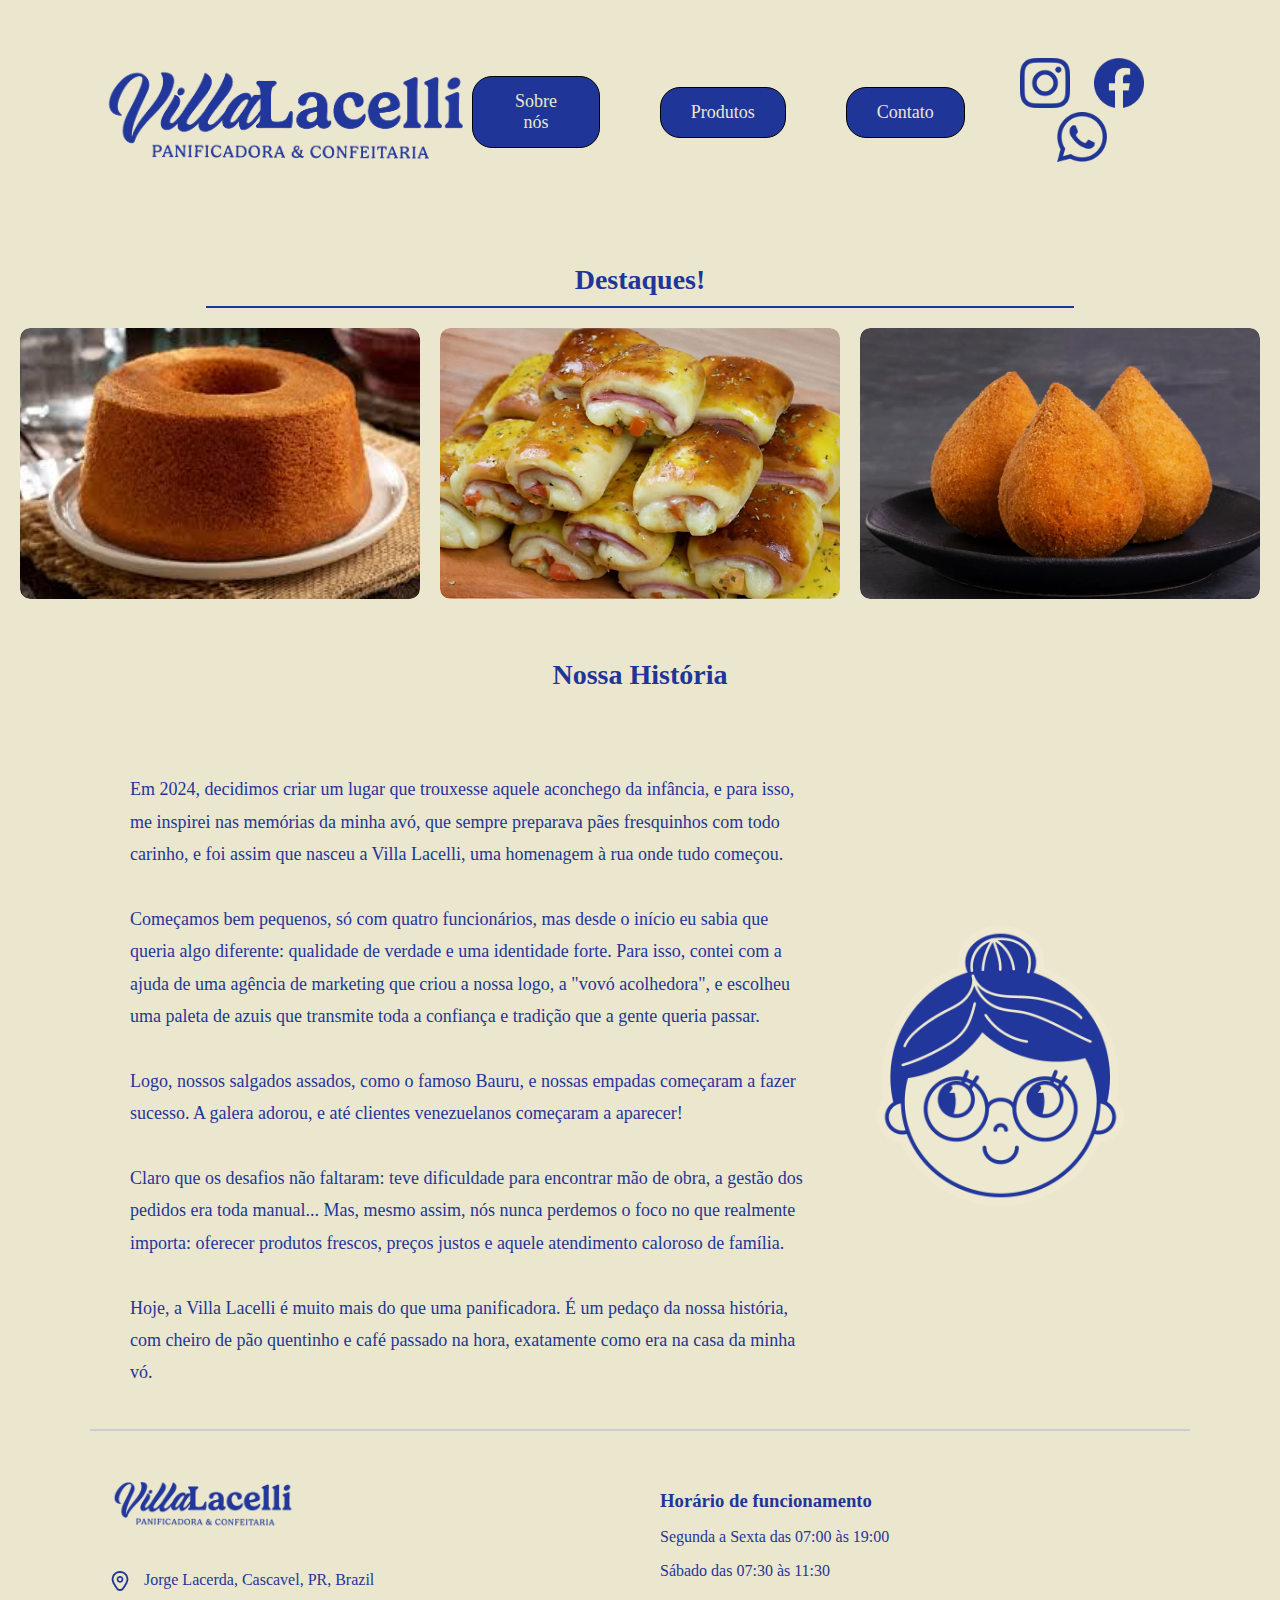
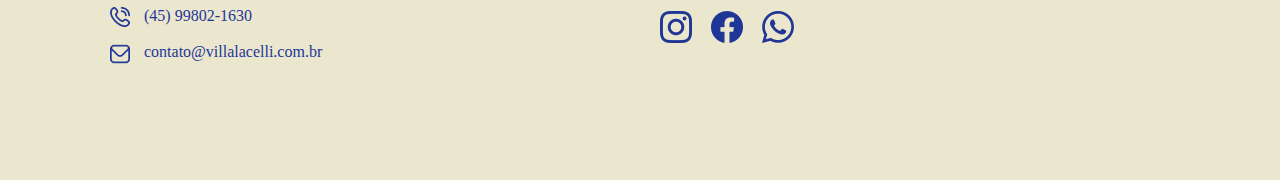
<file: index.html>
<!-- GRUPO 8 - ARTHUR PALUDO, MARCOS ENGELMANN, IGOR THOMAS, MAURO LEITE -->

<!DOCTYPE html>
<html lang="pt-BR">

<head>
  <meta charset="UTF-8" />
  <meta name="viewport" content="width=device-width, initial-scale=1.0" />
  <title>Villa Lacelli | Panificadora & Confeitaria</title>
  <link rel="icon" href="img/villa/Vovó.png" />
  <link rel="stylesheet" href="style.css" />
  <script src="script.js" defer></script>
</head>

<body>
    <!-- NAVBAR FIXA DO TOPO -->
  <div class="navbar-topo">
    <div class="navbar">
      <div class="navbar-left">
        <a href="#topo">
          <img src="img/villa/VillaLogoExt.png" alt="Logo Villa Lacelli" class="logo grande" />
        </a>
      </div>
      <div class="navbar-center">
        <a href="#historia"><button class="nav-btn espacada">Sobre nós</button></a>
        <a href="produtos.html"><button class="nav-btn espacada">Produtos</button></a>
        <a href="#contato"><button class="nav-btn espacada">Contato</button></a>
      </div>
      <div class="navbar-right">
        <a href="https://www.instagram.com/villalacelli/" target="_blank">
          <img src="img/icons/Instagram.png" class="social-icon grande" />
        </a>
        <a href="https://www.facebook.com/profile.php?id=61563543625007" target="_blank">
          <img src="img/icons/Facebook.png" class="social-icon grande" />
        </a>
        <a href="https://wa.me/554598021630" target="_blank">
          <img src="img/icons/Whatsapp.png" class="social-icon grande" />
        </a>
      </div>

      <!-- Corrigido aqui: era menu-mobile-scroll, agora é menu-mobile-topo -->
      <div class="menu-toggle toggle-topo">
        <span></span><span></span><span></span>
      </div>
      <div class="menu-mobile menu-mobile-topo">
        <a href="#historia">Sobre nós</a>
        <a href="produtos.html">Produtos</a>
        <a href="#contato">Contato</a>
      </div>
    </div>
  </div>

  <!-- NAVBAR MÓVEL -->
  <div class="navbar-scroll">
    <div class="navbar">
      <div class="navbar-left">
        <a href="#topo">
          <img src="img/villa/VillaLogoExt.png" alt="Logo Villa Lacelli" class="logo" />
        </a>
      </div>
      <div class="navbar-center">
        <a href="#historia"><button class="nav-btn">Sobre nós</button></a>
        <a href="produtos.html"><button class="nav-btn">Produtos</button></a>
        <a href="#contato"><button class="nav-btn">Contato</button></a>
      </div>
      <div class="navbar-right">
        <a href="https://www.instagram.com/villalacelli/" target="_blank">
          <img src="img/icons/Instagram.png" class="social-icon" />
        </a>
        <a href="https://www.facebook.com/profile.php?id=61563543625007" target="_blank">
          <img src="img/icons/Facebook.png" class="social-icon" />
        </a>
        <a href="https://wa.me/554598021630" target="_blank">
          <img src="img/icons/Whatsapp.png" class="social-icon" />
        </a>
      </div>

      <div class="menu-toggle toggle-scroll">
        <span></span><span></span><span></span>
      </div>
      <div class="menu-mobile menu-mobile-scroll">
        <a href="#historia">Sobre nós</a>
        <a href="produtos.html">Produtos</a>
        <a href="#contato">Contato</a>
      </div>
    </div>
  </div>

  <!-- SEÇÃO DE PRODUTOS COM CARROSSEL -->
  <section id="produtos" class="carrossel-section">
    <h2 class="carrossel-titulo">Destaques!</h2>
    <div class="carrossel-linha"></div>
    <div class="carrossel-container">
      <div class="carrossel-wrapper">
        <div class="carrossel" id="carrossel">
          <div class="slide"><img src="img/produtos/BoloFuba.jpg" alt="Produto 1" /></div>
          <div class="slide"><img src="img/produtos/BauruAssado.jpg" alt="Produto 2" /></div>
          <div class="slide"><img src="img/produtos/Coxinha.jpg" alt="Produto 3" /></div>
          <div class="slide"><img src="img/produtos/PaoDeQueijo.jpg" alt="Produto 4" /></div>
        </div>
      </div>
    </div>
  </section>

  <section id="historia" class="historia-section">
    <h2 class="historia-titulo">Nossa História</h2>

    <div class="historia-container">
      <div class="historia-texto">
        Em 2024, decidimos criar um lugar que trouxesse aquele aconchego da infância, e para isso, me inspirei nas memórias da minha avó, que sempre preparava pães fresquinhos com todo carinho, e foi assim que nasceu a Villa Lacelli, uma homenagem à rua onde tudo começou.

        Começamos bem pequenos, só com quatro funcionários, mas desde o início eu sabia que queria algo diferente: qualidade de verdade e uma identidade forte. Para isso, contei com a ajuda de uma agência de marketing que criou a nossa logo, a "vovó acolhedora", e escolheu uma paleta de azuis que transmite toda a confiança e tradição que a gente queria passar.

        Logo, nossos salgados assados, como o famoso Bauru, e nossas empadas começaram a fazer sucesso. A galera adorou, e até clientes venezuelanos começaram a aparecer!

        Claro que os desafios não faltaram: teve dificuldade para encontrar mão de obra, a gestão dos pedidos era toda manual... Mas, mesmo assim, nós nunca perdemos o foco no que realmente importa: oferecer produtos frescos, preços justos e aquele atendimento caloroso de família.

        Hoje, a Villa Lacelli é muito mais do que uma panificadora. É um pedaço da nossa história, com cheiro de pão quentinho e café passado na hora, exatamente como era na casa da minha vó.
      </div>

      <div class="historia-img">
        <img src="img/villa/Vovó.png" alt="Vovó" class="vovo">
      </div>
    </div>
  
  <footer class="footer" id="contato">
  <div class="footer-content">
    <div class="footer-left">
      <img src="img/villa/VillaLogoExt.png" alt="Villa Lacelli Logo" class="footer-logo" />
      <p><img src="img/icons/Localizacao.png" alt="Local" class="footer-icon" /> Jorge Lacerda, Cascavel, PR, Brazil</p>
      <p><img src="img/icons/Telefone.png" alt="Telefone" class="footer-icon" /> (45) 99802-1630</p>
      <p><img src="img/icons/Email.png" alt="Email" class="footer-icon" /> <a href="mailto:contato@villalacelli.com.br">contato@villalacelli.com.br</a></p>
    </div>
    <div class="footer-right">
      <h3>Horário de funcionamento</h3>
      <p>Segunda a Sexta das 07:00 às 19:00</p>
      <p>Sábado das 07:30 às 11:30</p>
      <div class="footer-social">
        <a href="https://www.instagram.com/villalacelli/" target="_blank"><img src="img/icons/Instagram.png" alt="Instagram" /></a>
        <a href="https://www.facebook.com/profile.php?id=61563543625007" target="_blank"><img src="img/icons/Facebook.png" alt="Facebook" /></a>
        <a href="https://wa.me/554598021630" target="_blank"><img src="img/icons/Whatsapp.png" alt="WhatsApp" /></a>
      </div>
    </div>
  </div>
</footer>
  
</body>

</html>
</file>
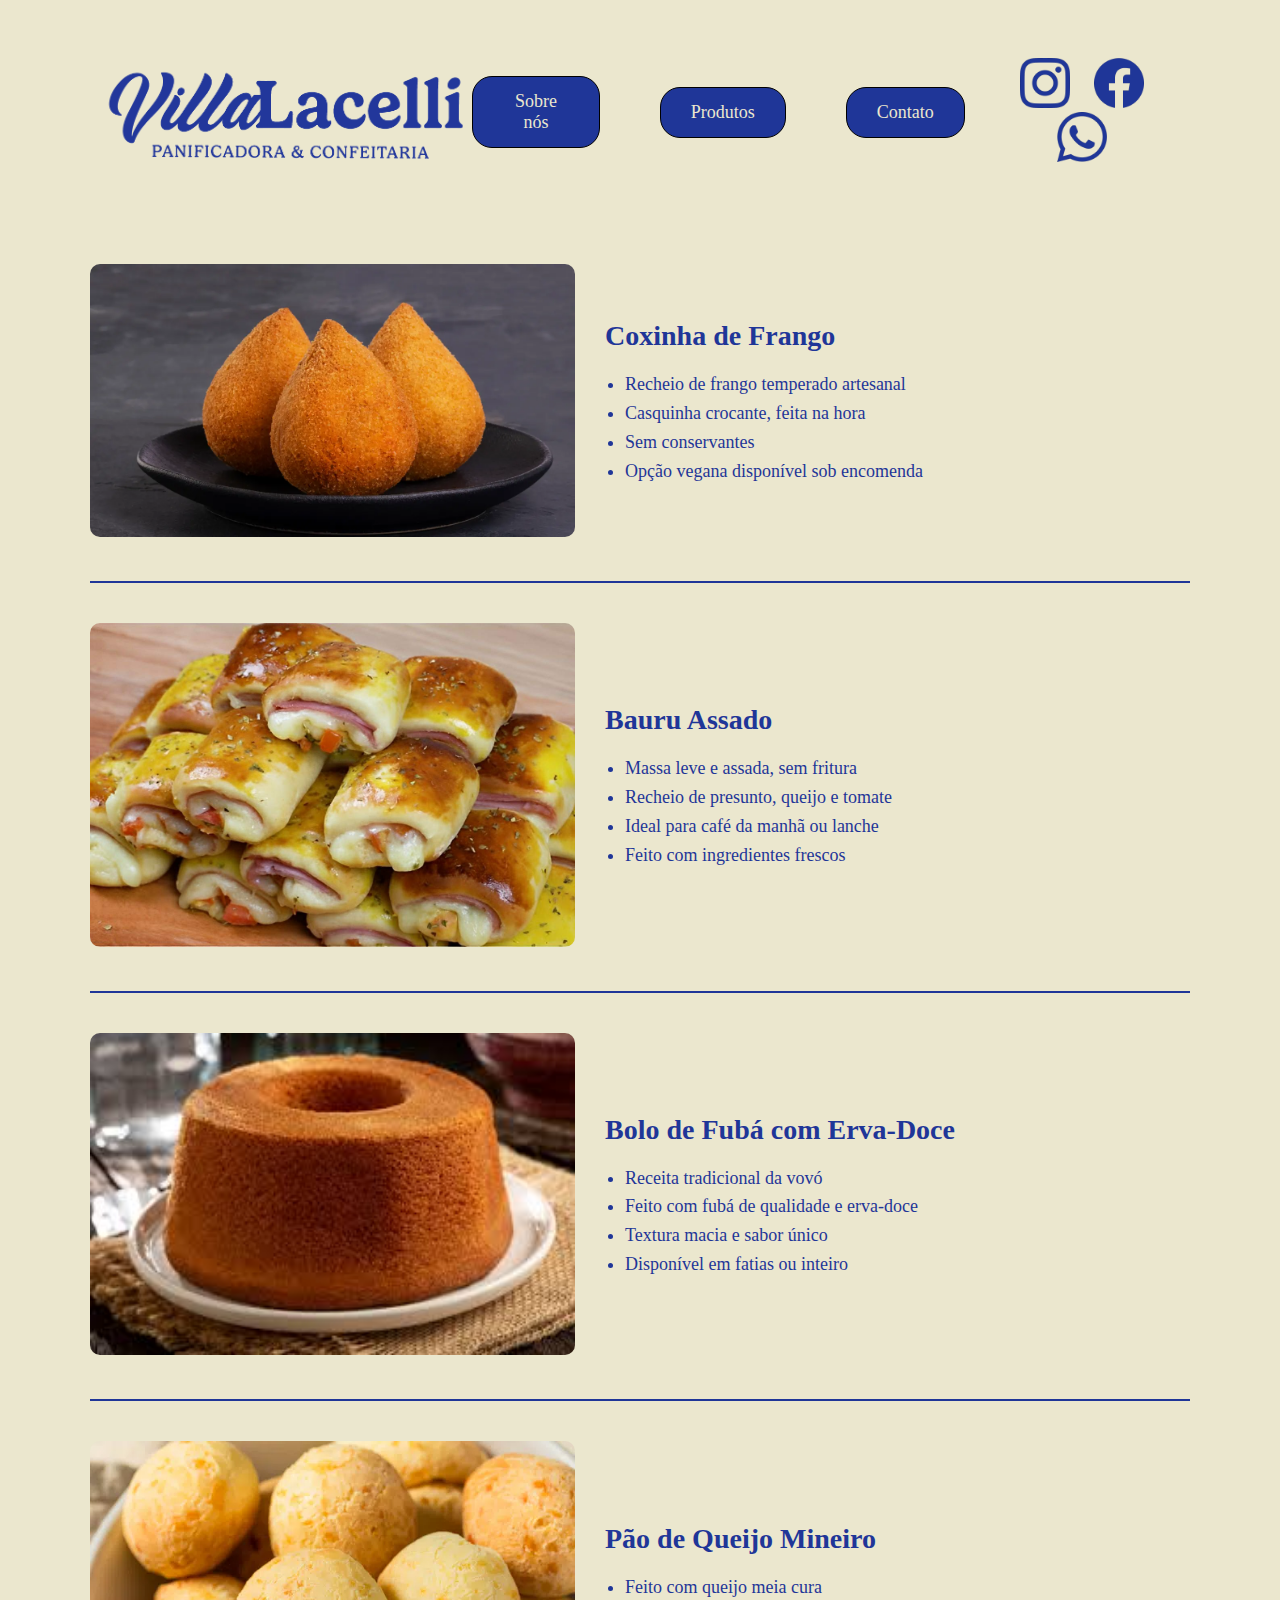
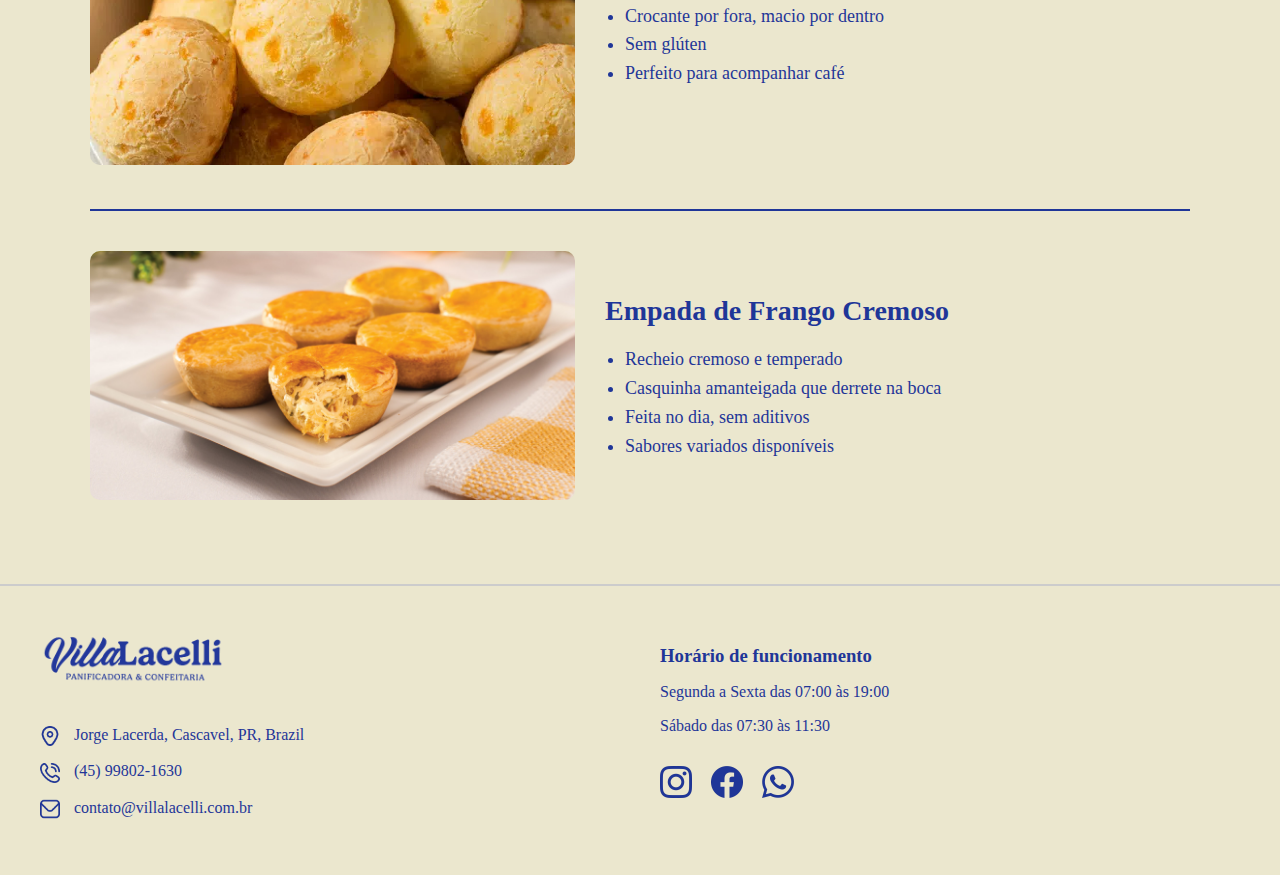
<file: produtos.html>
<!-- GRUPO 8 - ARTHUR PALUDO, MARCOS ENGELMANN, IGOR THOMAS, MAURO LEITE -->

<!DOCTYPE html>
<html lang="pt-BR">
<head>
  <meta charset="UTF-8" />
  <meta name="viewport" content="width=device-width, initial-scale=1.0" />
  <title>Produtos | Villa Lacelli</title>
  <link rel="stylesheet" href="style.css" />
  <link rel="icon" href="img/villa/Vovó.png" />
</head>
<body>

  <!-- NAVBAR TOPO (cópia da sua atual) -->
  <div class="navbar-topo">
    <div class="navbar">
      <div class="navbar-left">
        <a href="index.html">
          <img src="img/villa/VillaLogoExt.png" alt="Logo Villa Lacelli" class="logo grande" />
        </a>
      </div>
      <div class="navbar-center">
        <a href="index.html#historia"><button class="nav-btn espacada">Sobre nós</button></a>
        <a href="produtos.html"><button class="nav-btn espacada">Produtos</button></a>
        <a href="#contato"><button class="nav-btn espacada">Contato</button></a>
        </div>
      <div class="navbar-right">
        <a href="https://www.instagram.com/villalacelli/" target="_blank">
          <img src="img/icons/Instagram.png" class="social-icon grande" />
        </a>
        <a href="https://www.facebook.com/profile.php?id=61563543625007" target="_blank">
          <img src="img/icons/Facebook.png" class="social-icon grande" />
        </a>
        <a href="https://wa.me/554598021630" target="_blank">
          <img src="img/icons/Whatsapp.png" class="social-icon grande" />
        </a>
      </div>
      <div class="menu-toggle toggle-topo">
        <span></span><span></span><span></span>
      </div>
      <div class="menu-mobile menu-mobile-topo">
        <a href="index.html#quemSomos">Sobre nós</a>
        <a href="produtos.html">Produtos</a>
        <a href="index.html#contatos">Contato</a>
      </div>
    </div>
  </div>

  <!-- PRODUTOS -->
  <main class="produto-detalhe">

    <!-- Produto 1 -->
    <div class="produto-container">
      <div class="produto-imagem">
        <img src="img/produtos/Coxinha.jpg" alt="Coxinha" />
      </div>
      <div class="produto-info">
        <h1 class="produto-titulo">Coxinha de Frango</h1>
        <ul class="produto-caracteristicas">
          <li>Recheio de frango temperado artesanal</li>
          <li>Casquinha crocante, feita na hora</li>
          <li>Sem conservantes</li>
          <li>Opção vegana disponível sob encomenda</li>
        </ul>
      </div>
    </div>
    <div class="separador"></div>

    <!-- Produto 2 -->
    <div class="produto-container">
      <div class="produto-imagem">
        <img src="img/produtos/BauruAssado.jpg" alt="Bauru Assado" />
      </div>
      <div class="produto-info">
        <h1 class="produto-titulo">Bauru Assado</h1>
        <ul class="produto-caracteristicas">
          <li>Massa leve e assada, sem fritura</li>
          <li>Recheio de presunto, queijo e tomate</li>
          <li>Ideal para café da manhã ou lanche</li>
          <li>Feito com ingredientes frescos</li>
        </ul>
      </div>
    </div>
    <div class="separador"></div>

    <!-- Produto 3 -->
    <div class="produto-container">
      <div class="produto-imagem">
        <img src="img/produtos/BoloFuba.jpg" alt="Bolo de Fubá" />
      </div>
      <div class="produto-info">
        <h1 class="produto-titulo">Bolo de Fubá com Erva-Doce</h1>
        <ul class="produto-caracteristicas">
          <li>Receita tradicional da vovó</li>
          <li>Feito com fubá de qualidade e erva-doce</li>
          <li>Textura macia e sabor único</li>
          <li>Disponível em fatias ou inteiro</li>
        </ul>
      </div>
    </div>
    <div class="separador"></div>

    <!-- Produto 4 -->
    <div class="produto-container">
      <div class="produto-imagem">
        <img src="img/produtos/PaoDeQueijo.jpg" alt="Pão de Queijo" />
      </div>
      <div class="produto-info">
        <h1 class="produto-titulo">Pão de Queijo Mineiro</h1>
        <ul class="produto-caracteristicas">
          <li>Feito com queijo meia cura</li>
          <li>Crocante por fora, macio por dentro</li>
          <li>Sem glúten</li>
          <li>Perfeito para acompanhar café</li>
        </ul>
      </div>
    </div>
    <div class="separador"></div>

    <!-- Produto 5 -->
    <div class="produto-container">
      <div class="produto-imagem">
        <img src="img/produtos/Empada.jpg" alt="Empada" />
      </div>
      <div class="produto-info">
        <h1 class="produto-titulo">Empada de Frango Cremoso</h1>
        <ul class="produto-caracteristicas">
          <li>Recheio cremoso e temperado</li>
          <li>Casquinha amanteigada que derrete na boca</li>
          <li>Feita no dia, sem aditivos</li>
          <li>Sabores variados disponíveis</li>
        </ul>
      </div>
    </div>

  </main>

  <!-- FOOTER -->
  <footer class="footer" id="contato">
    <div class="footer-content">
      <div class="footer-left">
        <img src="img/villa/VillaLogoExt.png" alt="Villa Lacelli Logo" class="footer-logo" />
        <p><img src="img/icons/Localizacao.png" alt="Local" class="footer-icon" /> Jorge Lacerda, Cascavel, PR, Brazil</p>
        <p><img src="img/icons/Telefone.png" alt="Telefone" class="footer-icon" /> (45) 99802-1630</p>
        <p><img src="img/icons/Email.png" alt="Email" class="footer-icon" />
          <a href="mailto:contato@villalacelli.com.br">contato@villalacelli.com.br</a>
        </p>
      </div>
      <div class="footer-right">
        <h3>Horário de funcionamento</h3>
        <p>Segunda a Sexta das 07:00 às 19:00</p>
        <p>Sábado das 07:30 às 11:30</p>
        <div class="footer-social">
          <a href="https://www.instagram.com/villalacelli/" target="_blank"><img src="img/icons/Instagram.png" alt="Instagram" /></a>
          <a href="https://www.facebook.com/profile.php?id=61563543625007" target="_blank"><img src="img/icons/Facebook.png" alt="Facebook" /></a>
          <a href="https://wa.me/554598021630" target="_blank"><img src="img/icons/Whatsapp.png" alt="WhatsApp" /></a>
        </div>
      </div>
    </div>
  </footer>

</body>
</html>
</file>
<file: style.css>
/* GRUPO 8 - ARTHUR PALUDO, MARCOS ENGELMANN, IGOR THOMAS, MAURO LEITE */

/* === ESTILOS GERAIS === */
body {
  background-color: #ebe7ce;
  margin: 0;
  padding: 0;
  font-family: Georgia, serif;
  text-align: center;
  width: 100%;
}

/* === ESTRUTURA GERAL DA NAVBAR === */
.navbar {
  display: flex;
  justify-content: space-between;
  align-items: center;
  padding: 10px 40px;
  background-color: #ebe7ce;
  width: 100%;
  box-sizing: border-box;
}

/* === NAVBAR TOPO === */
.navbar-topo {
  position: relative;
  padding: 40px 60px;
  background-color: #ebe7ce;
  display: flex;
  flex-direction: column;
  align-items: center;
  z-index: 500;
}

.navbar-topo .logo.grande {
  height: 120px;
  transition: transform 0.3s ease;
}

.navbar-topo .navbar-center {
  display: flex;
  gap: 60px;
  align-items: center;
  margin: 10px 0;
}

.navbar-topo .nav-btn.espacada {
  padding: 14px 30px;
  font-size: 18px;
  border-radius: 20px;
}

.navbar-topo .navbar-right .social-icon.grande {
  width: 50px;
  margin-left: 20px;
  transition: transform 0.2s ease;
}

/* === NAVBAR SCROLL === */
.navbar-scroll {
  position: fixed;
  top: 0;
  left: 0;
  width: 100%;
  background-color: #ebe7ce;
  box-shadow: 0 2px 5px rgba(0, 0, 0, 0.1);
  z-index: 1001;
  transform: translateY(-100%);
  opacity: 0;
  transition: all 0.3s ease;
}

.navbar-scroll.active {
  transform: translateY(0);
  opacity: 1;
}

.logo {
  height: 80px;
  cursor: pointer;
}

.navbar-center {
  display: flex;
  gap: 30px;
}

.nav-btn {
  background-color: #1f3698;
  color: #ebe7ce;
  border: 1px solid #000;
  border-radius: 15px;
  padding: 10px 20px;
  font-size: 15px;
  cursor: pointer;
  font-family: Georgia, serif;
  transition: transform 0.2s ease;
}

.nav-btn:hover,
.social-icon:hover,
.logo:hover {
  transform: scale(1.05);
}

.navbar-right .social-icon {
  width: 40px;
  margin-left: 15px;
  cursor: pointer;
}

/* === MENU HAMBURGUER === */
.menu-toggle {
  display: none;
  flex-direction: column;
  justify-content: space-between;
  width: 30px;
  height: 22px;
  cursor: pointer;
  position: absolute;
  top: 50%;
  right: 20px;
  transform: translateY(-50%);
  z-index: 2001;
}

.menu-toggle span {
  height: 4px;
  background: #1f3698;
  border-radius: 2px;
}

/* Garante que menu-mobile só apareça no mobile */
.menu-mobile {
  display: none;
}

/* === MENU MOBILE === */
.menu-mobile {
  display: none;
  flex-direction: column;
  background-color: #ebe7ce;
  position: absolute;
  top: 100%;
  right: 20px;
  box-shadow: 0 2px 5px rgba(0,0,0,0.2);
  z-index: 2000;
}

.menu-mobile a {
  padding: 10px;
  color: #1f3698;
  text-decoration: none;
  font-weight: bold;
}

.menu-mobile a:hover {
  background-color: #1f3698;
  color: #ebe7ce;
  border-radius: 10px;
}

/* === RESPONSIVIDADE === */
@media (max-width: 1060px) {
  .navbar-center,
  .navbar-right {
    display: none !important;
  }

  .menu-toggle {
    display: flex !important;
  }

  /* Garante alinhamento com logo */
  .navbar .menu-toggle {
    position: absolute;
    top: 50%;
    right: 20px;
    transform: translateY(-50%);
  }

  .menu-toggle {
  display: flex !important;
  position: absolute;
  top: 50%;
  right: 20px;
  transform: translateY(-50%);
  z-index: 2001;
}

  .navbar-topo .logo.grande {
  height: 60px;
}

.navbar-scroll .logo {
  height: 50px;
}

  .menu-mobile {
    display: none;
    flex-direction: column;
    position: absolute;
    top: 100%;
    right: 20px;
    background-color: #ebe7ce;
    box-shadow: 0 2px 5px rgba(0,0,0,0.2);
    z-index: 2000;
  }

  .menu-mobile a {
    padding: 10px;
    text-decoration: none;
    font-weight: bold;
    color: #1f3698;
  }

  .menu-mobile a:hover {
    background-color: #1f3698;
    color: #ebe7ce;
    border-radius: 10px;
  }
}

@media (max-width: 480px) {
  .nav-btn,
  .nav-btn.espacada {
    font-size: 14px;
    padding: 8px;
  }

  .logo,
  .logo.grande {
    height: 60px;
  }
}

/* === LINKS E ÍCONES === */
a {
  text-decoration: none;
  color: inherit;
}

a img {
  border: none;
}


/* carrossel */
.carrossel-section {
  margin: 40px 0;
  padding: 0 20px;
}

.carrossel-titulo {
  font-size: 28px;
  margin-bottom: 10px;
  color: #1f3698;
}

.carrossel-linha {
  width: 70%;
  height: 2px;
  background-color: #1f3698;
  margin: 0 auto 20px auto;
}

.carrossel-container {
  position: relative;
  display: flex;
  align-items: center;
  justify-content: center;
  overflow: hidden;
  width: 100%;
  max-width: 100%;
  margin: 0 auto;
}

.carrossel-wrapper {
  overflow: hidden;
  width: 100%;
}

.carrossel {
  display: flex;
  gap: 20px;
  transition: transform 0.5s ease-in-out;
  will-change: transform;
}

.slide {
  flex: 0 0 calc(100% / 3 - 13.34px); /* para 3 slides visíveis com gap */
  height: auto;
  border-radius: 10px;
  overflow: hidden;
}

.slide img {
  width: 100%;
  height: 100%;
  object-fit: cover;
  border-radius: 10px;
}


/* Mobile */
@media (max-width: 768px) {
  .slide {
    flex: 0 0 calc(100% / 2 - 10px);
  }
}

@media (max-width: 480px) {
  .slide {
    flex: 0 0 100%;
  }
}

/* historia */
.historia-section {
  max-width: 1100px;
  margin: 60px auto;
  padding: 0 20px;
}

.historia-titulo {
  font-size: 28px;
  color: #1f3698;
  text-align: center;
  margin-bottom: 10px;
}

.historia-linha {
  width: 70px;
  height: 2px;
  background-color: #1f3698;
  margin: 0 auto 30px auto;
}

.historia-container {
  display: flex;
  justify-content: space-between;
  align-items: center; /* <- isso centraliza a imagem verticalmente */
  gap: 40px;
  padding: 40px;
  max-width: 1200px;
  margin: 0 auto;
}

.historia-texto {
  flex: 1;
  font-size: 18px;
  color: #1f3698;
  text-align: left;
  line-height: 1.8;
  white-space: pre-line;
  min-width: 280px;
}

.historia-img {
  flex: 0 0 300px;
  display: flex;
  justify-content: center;
}

.historia-img img.vovo {
  max-width: 100%;
  height: auto;
  border-radius: 10px;
}

@media (max-width: 768px) {
  .historia-container {
    flex-direction: column;
    align-items: center;
    text-align: center;
  }

  .historia-texto {
    text-align: justify;
  }
}
@media (max-width: 768px) {
  .historia-img img.vovo {
    max-width: 80%;
    max-width: 300px;
  }
}

/* rodape */
.footer {
  background-color: #ebe7ce;
  padding: 40px 20px;
  font-family: Georgia, serif;
  color: #1f3698;
  border-top: 2px solid #ccc;
}

.footer-content {
  max-width: 1200px;
  margin: auto;
  display: flex;
  flex-wrap: wrap;
  justify-content: space-between;
  gap: 40px;
  text-align: left;
}

.footer-left,
.footer-right {
  flex: 1 1 300px;
}

.footer-logo {
  height: 60px;
  margin-bottom: 20px;
}

.footer-icon {
  width: 20px;
  vertical-align: middle;
  margin-right: 10px;
}

.footer a {
  color: #1f3698;
  text-decoration: none;
}

.footer a:hover {
  text-decoration: underline;
}

.footer-right h3 {
  margin-bottom: 10px;
}

.footer-social img {
  width: 32px;
  margin-right: 15px;
  margin-top: 15px;
  cursor: pointer;
  transition: transform 0.2s ease;
}

.footer-social img:hover {
  transform: scale(1.1);
}

@media (max-width: 768px) {
  .footer-content {
    flex-direction: column;
    align-items: center;
    text-align: center;
  }

  .footer-left,
  .footer-right {
    text-align: center;
  }
}

/*produto*/
.produto-detalhe {
  padding: 60px 20px;
  background-color: #ebe7ce;
}

.produto-detalhe {
      padding: 40px 20px;
      max-width: 1100px;
      margin: 0 auto;
    }

    .produto-container {
      display: flex;
      flex-wrap: wrap;
      align-items: center;
      gap: 30px;
      margin-bottom: 40px;
    }

    .produto-imagem {
      flex: 1 1 300px;
    }

    .produto-imagem img {
      width: 100%;
      border-radius: 10px;
    }

    .produto-info {
      flex: 1 1 400px;
      color: #1f3698;
      text-align: left;
    }

    .produto-titulo {
      font-size: 28px;
      margin-bottom: 15px;
    }

    .produto-caracteristicas {
      list-style: disc;
      padding-left: 20px;
      font-size: 18px;
      line-height: 1.6;
    }

    .separador {
      height: 2px;
      background-color: #1f3698;
      margin: 40px 0;
      width: 100%;
    }

    @media (max-width: 768px) {
      .produto-container {
        flex-direction: column;
        text-align: center;
      }

      .produto-info {
        text-align: center;
      }

      .produto-caracteristicas {
        padding-left: 0;
        list-style: none;
      }
    }
</file>
